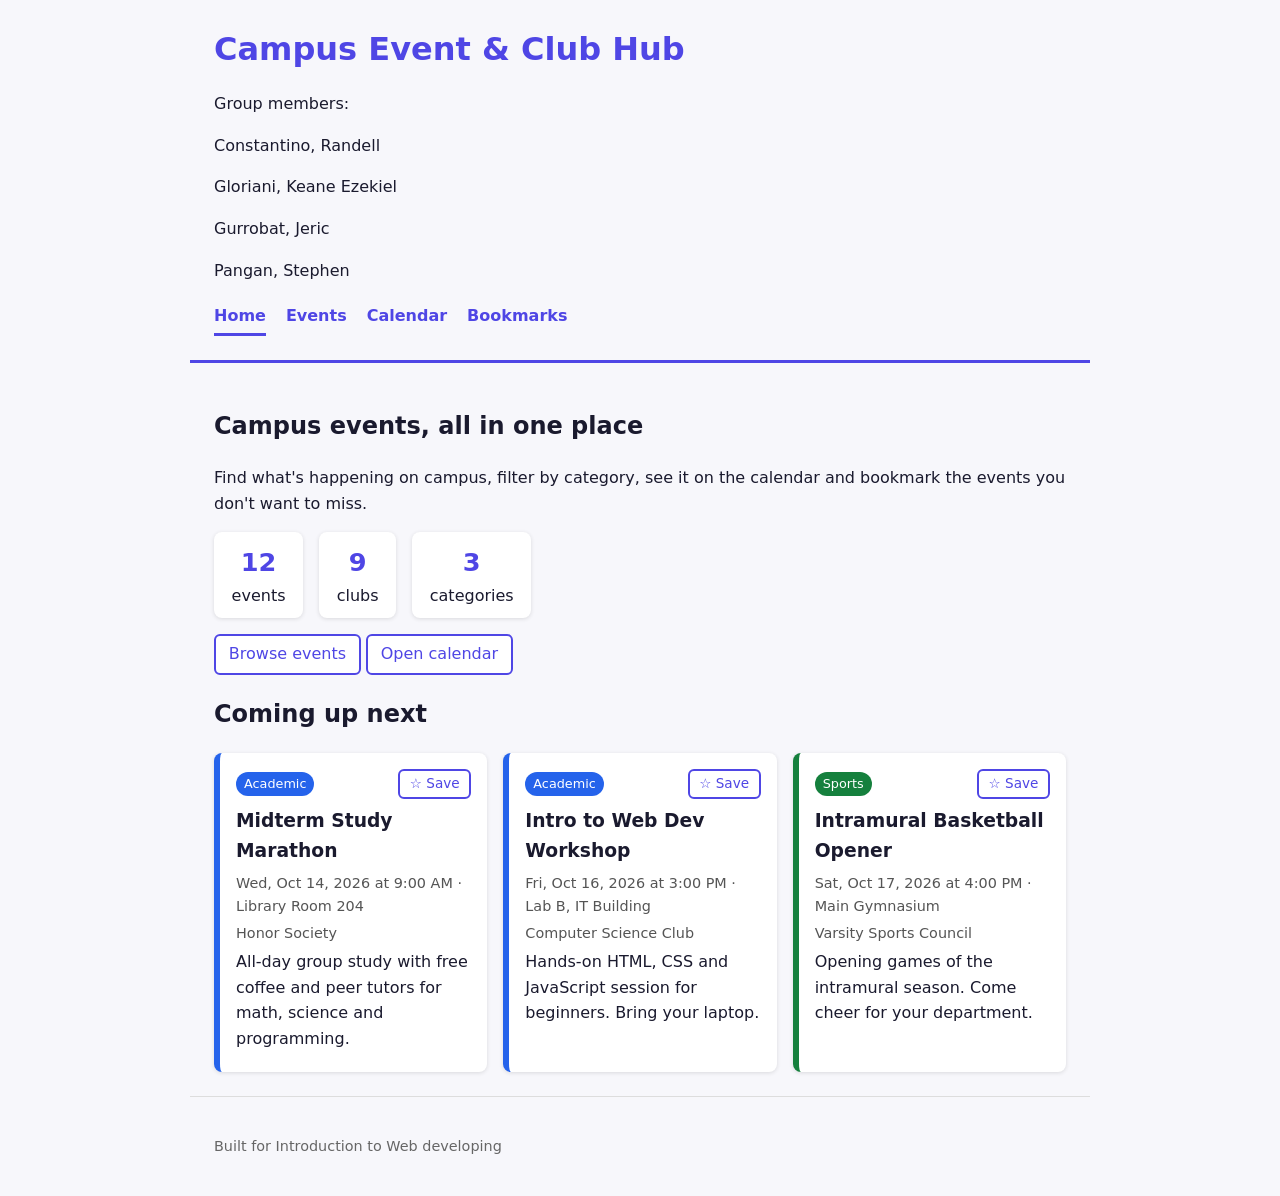
<file: index.html>
<!DOCTYPE html>
<html lang="en">
<head>
  <meta charset="UTF-8" />
  <meta name="viewport" content="width=device-width, initial-scale=1.0" />
  <title>Home - Campus Event &amp; Club Hub</title>
  <link rel="stylesheet" href="style.css" />
</head>
<body data-page="home">
  <header>
    <h1>Campus Event &amp; Club Hub</h1>
    <p>Group members:</p>
    <p>Constantino, Randell</p>
    <p>Gloriani, Keane Ezekiel</p>
    <p>Gurrobat, Jeric</p>
    <p>Pangan, Stephen</p>
    <nav>
      <a href="index.html" aria-current="page">Home</a>
      <a href="events.html">Events</a>
      <a href="calendar.html">Calendar</a>
      <a href="bookmarks.html">Bookmarks</a>
    </nav>
  </header>

  <main>
    <section>
      <h2>Campus events, all in one place</h2>
      <p>Find what's happening on campus, filter by category, see it on the calendar and bookmark the events you don't want to miss.</p>
      <div id="stats" class="stats"></div>
      <p><a class="button" href="events.html">Browse events</a> <a class="button" href="calendar.html">Open calendar</a></p>
    </section>
    <section>
      <h2>Coming up next</h2>
      <div id="upcoming" class="cards"></div>
    </section>
  </main>

  <footer>
    <p>Built for Introduction to Web developing</p>
  </footer>

  <script src="script.js"></script>
</body>
</html>
</file>
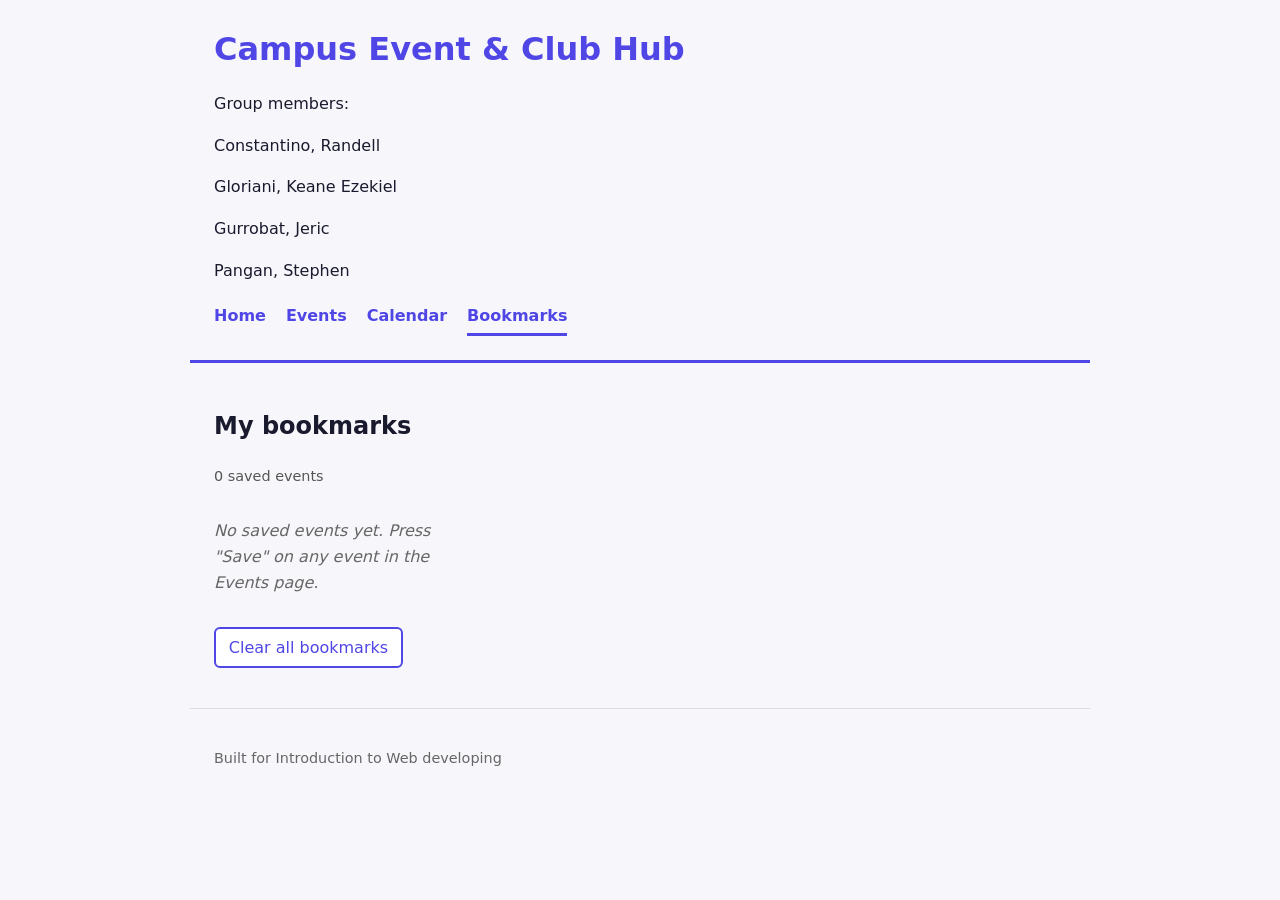
<file: bookmarks.html>
<!DOCTYPE html>
<html lang="en">
<head>
  <meta charset="UTF-8" />
  <meta name="viewport" content="width=device-width, initial-scale=1.0" />
  <title>Bookmarks - Campus Event &amp; Club Hub</title>
  <link rel="stylesheet" href="style.css" />
</head>
<body data-page="bookmarks">
  <header>
    <h1>Campus Event &amp; Club Hub</h1>
    <p>Group members:</p>
    <p>Constantino, Randell</p>
    <p>Gloriani, Keane Ezekiel</p>
    <p>Gurrobat, Jeric</p>
    <p>Pangan, Stephen</p>
    <nav>
      <a href="index.html">Home</a>
      <a href="events.html">Events</a>
      <a href="calendar.html">Calendar</a>
      <a href="bookmarks.html" aria-current="page">Bookmarks</a>
    </nav>
  </header>

  <main>
    <section>
      <h2>My bookmarks</h2>
      <p class="meta" id="bm-count" aria-live="polite"></p>
      <div id="bookmarks" class="cards"></div>
      <p><button id="clear-bm" hidden>Clear all bookmarks</button></p>
    </section>
  </main>

  <footer>
    <p>Built for Introduction to Web developing</p>
  </footer>

  <script src="script.js"></script>
</body>
</html>
</file>
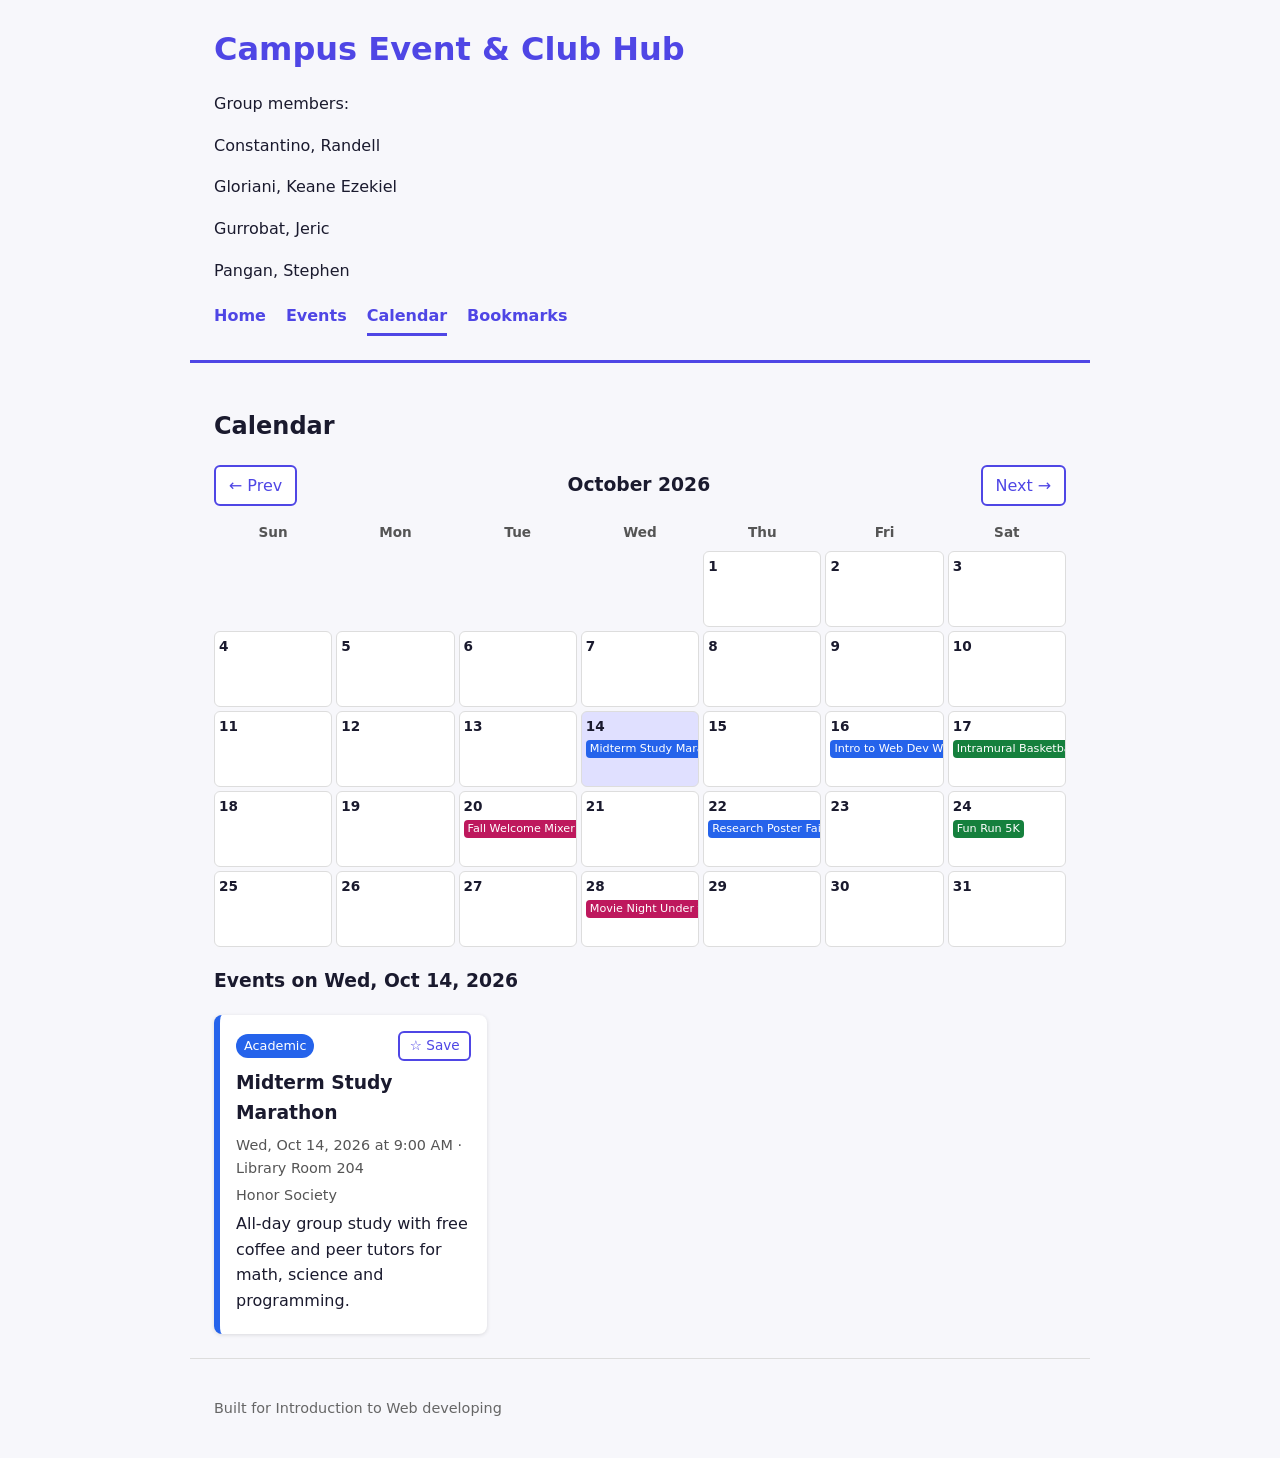
<file: calendar.html>
<!DOCTYPE html>
<html lang="en">
<head>
  <meta charset="UTF-8" />
  <meta name="viewport" content="width=device-width, initial-scale=1.0" />
  <title>Calendar - Campus Event &amp; Club Hub</title>
  <link rel="stylesheet" href="style.css" />
</head>
<body data-page="calendar">
  <header>
    <h1>Campus Event &amp; Club Hub</h1>
    <p>Group members:</p>
    <p>Constantino, Randell</p>
    <p>Gloriani, Keane Ezekiel</p>
    <p>Gurrobat, Jeric</p>
    <p>Pangan, Stephen</p>
    <nav>
      <a href="index.html">Home</a>
      <a href="events.html">Events</a>
      <a href="calendar.html" aria-current="page">Calendar</a>
      <a href="bookmarks.html">Bookmarks</a>
    </nav>
  </header>

  <main>
    <section>
      <h2>Calendar</h2>
      <div class="cal-nav">
        <button id="prev" aria-label="Previous month">&larr; Prev</button>
        <h3 id="month-label" aria-live="polite"></h3>
        <button id="next" aria-label="Next month">Next &rarr;</button>
      </div>
      <div id="calendar" class="calendar"></div>
      <h3 id="day-title">Select a day</h3>
      <div id="day-events" class="cards"></div>
    </section>
  </main>

  <footer>
    <p>Built for Introduction to Web developing</p>
  </footer>

  <script src="script.js"></script>
</body>
</html>
</file>
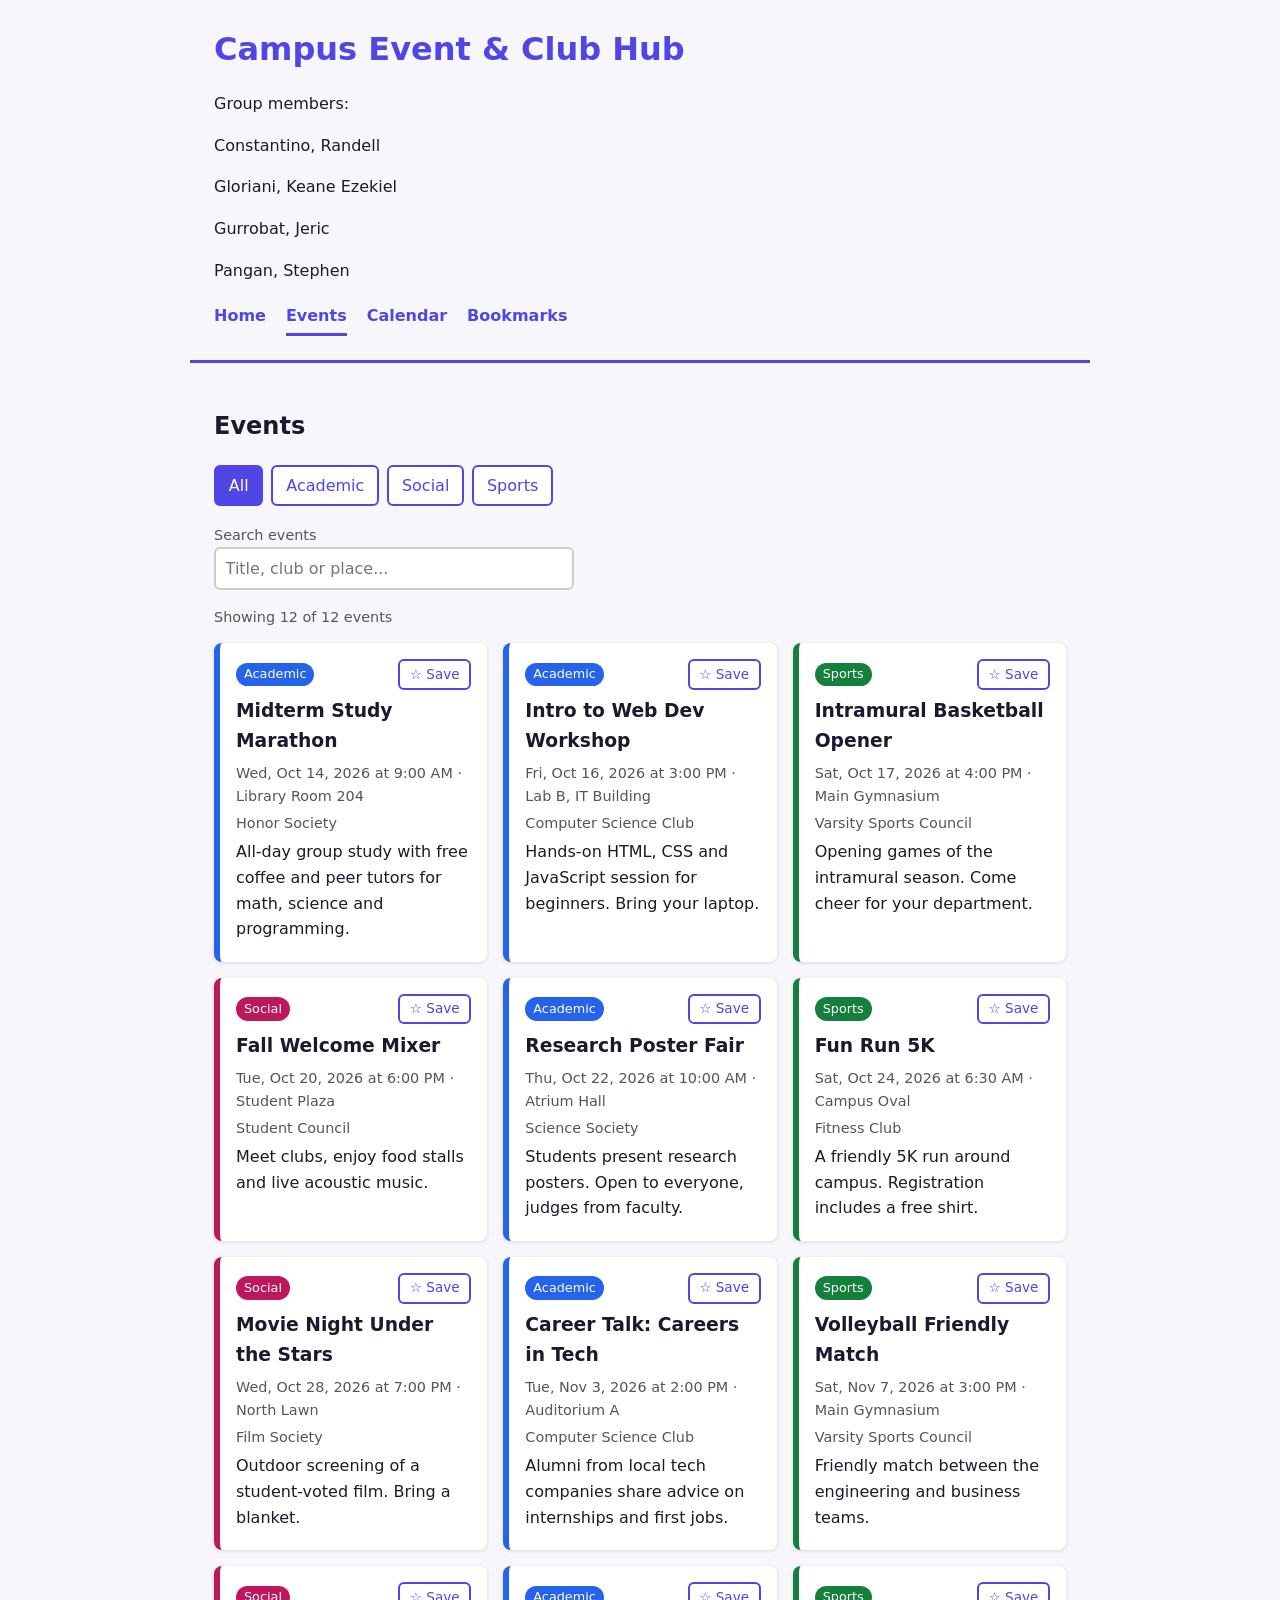
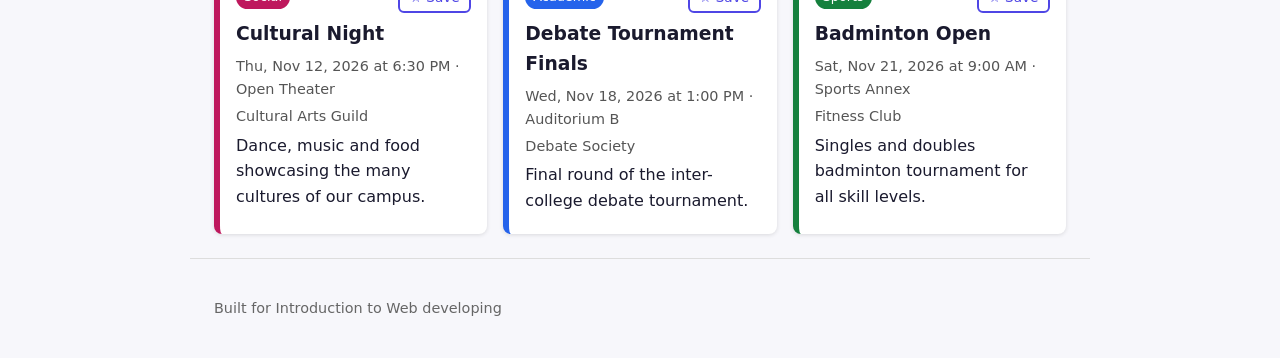
<file: events.html>
<!DOCTYPE html>
<html lang="en">
<head>
  <meta charset="UTF-8" />
  <meta name="viewport" content="width=device-width, initial-scale=1.0" />
  <title>Events - Campus Event &amp; Club Hub</title>
  <link rel="stylesheet" href="style.css" />
</head>
<body data-page="events">
  <header>
    <h1>Campus Event &amp; Club Hub</h1>
    <p>Group members:</p>
    <p>Constantino, Randell</p>
    <p>Gloriani, Keane Ezekiel</p>
    <p>Gurrobat, Jeric</p>
    <p>Pangan, Stephen</p>
    <nav>
      <a href="index.html">Home</a>
      <a href="events.html" aria-current="page">Events</a>
      <a href="calendar.html">Calendar</a>
      <a href="bookmarks.html">Bookmarks</a>
    </nav>
  </header>

  <main>
    <section>
      <h2>Events</h2>
      <div class="filters" role="group" aria-label="Filter by category">
        <button class="filter-btn active" data-cat="All">All</button>
        <button class="filter-btn" data-cat="Academic">Academic</button>
        <button class="filter-btn" data-cat="Social">Social</button>
        <button class="filter-btn" data-cat="Sports">Sports</button>
      </div>
      <p><label for="search" class="meta">Search events</label><br />
      <input id="search" type="search" placeholder="Title, club or place..." /></p>
      <p id="count" class="meta" aria-live="polite"></p>
      <div id="events" class="cards"></div>
    </section>
  </main>

  <footer>
    <p>Built for Introduction to Web developing</p>
  </footer>

  <script src="script.js"></script>
</body>
</html>
</file>
<file: style.css>
:root {
  --ink: #1a1a2e; --accent: #4f46e5; --bg: #f7f7fb;
  --academic: #2563eb; --social: #be185d; --sports: #15803d;
}
* { box-sizing: border-box; }
body { margin: 0; font-family: system-ui, sans-serif; color: var(--ink); background: var(--bg); line-height: 1.6; }
header, main, footer { max-width: 900px; margin: 0 auto; padding: 1.5rem; }
header { border-bottom: 3px solid var(--accent); }
h1 { color: var(--accent); margin: 0 0 .25rem; }
footer { color: #666; font-size: .9rem; border-top: 1px solid #ddd; }
a { color: var(--accent); }
button:focus-visible, a:focus-visible { outline: 3px solid var(--accent); outline-offset: 2px; }

/* menu links */
nav { display: flex; flex-wrap: wrap; gap: .5rem 1.25rem; margin-top: .75rem; }
nav a { text-decoration: none; font-weight: 600; padding: .25rem 0; }
nav a[aria-current="page"] { border-bottom: 3px solid var(--accent); }

/* buttons */
button, .button { font: inherit; cursor: pointer; border: 2px solid var(--accent); background: #fff; color: var(--accent); border-radius: 6px; padding: .35rem .8rem; text-decoration: none; display: inline-block; }
button:hover, .button:hover { background: #eef; }
.filters { display: flex; flex-wrap: wrap; gap: .5rem; margin-bottom: 1rem; }
.filter-btn.active { background: var(--accent); color: #fff; }

/* one color for each category (the cards and tags use it) */
.cat-Academic { --c: var(--academic); }
.cat-Social { --c: var(--social); }
.cat-Sports { --c: var(--sports); }

/* event cards */
.cards { display: grid; gap: 1rem; grid-template-columns: repeat(auto-fill, minmax(260px, 1fr)); }
.card { background: #fff; border-radius: 8px; padding: 1rem; border-left: 6px solid var(--c); box-shadow: 0 1px 4px rgba(0,0,0,.12); }
.card h3 { margin: .4rem 0; }
.card p { margin: .25rem 0; }
.meta { color: #555; font-size: .9rem; }
.tag { background: var(--c); color: #fff; font-size: .8rem; padding: .1rem .5rem; border-radius: 99px; }

/* ---- additions ---- */
input[type="search"] { font: inherit; padding: .4rem .6rem; border: 2px solid #ccc; border-radius: 6px; width: 100%; max-width: 360px; }
input[type="search"]:focus-visible { outline: 3px solid var(--accent); border-color: var(--accent); }
.card .top { display: flex; justify-content: space-between; align-items: center; gap: .5rem; }
.bm-btn { padding: .15rem .6rem; font-size: .85rem; }
.bm-btn[aria-pressed="true"] { background: var(--accent); color: #fff; }
.empty { color: #666; font-style: italic; }
.stats { display: flex; flex-wrap: wrap; gap: 1rem; margin: 1rem 0; }
.stat { background: #fff; border-radius: 8px; padding: .6rem 1.1rem; box-shadow: 0 1px 4px rgba(0,0,0,.12); text-align: center; }
.stat strong { display: block; font-size: 1.6rem; color: var(--accent); }

/* calendar */
.cal-nav { display: flex; justify-content: space-between; align-items: center; gap: 1rem; margin-bottom: .75rem; }
.cal-nav h3 { margin: 0; }
.calendar { display: grid; grid-template-columns: repeat(7, 1fr); gap: 4px; }
.dow { text-align: center; font-weight: 700; font-size: .85rem; color: #555; padding: .25rem 0; }
.day { min-height: 76px; background: #fff; border: 1px solid #ddd; border-radius: 6px; padding: .25rem; text-align: left; color: var(--ink); display: flex; flex-direction: column; gap: 2px; overflow: hidden; }
.day.blank { background: transparent; border: none; }
.day:hover:not(.blank) { background: #eef; }
.day.today { border: 2px solid var(--accent); }
.day.selected { background: #e0e0ff; }
.day .n { font-weight: 700; font-size: .85rem; }
.day .dot { font-size: .7rem; color: #fff; background: var(--c); border-radius: 4px; padding: 0 .25rem; white-space: nowrap; overflow: hidden; text-overflow: ellipsis; }
@media (max-width: 600px) { .day { min-height: 54px; } .day .dot { font-size: 0; height: 8px; width: 8px; padding: 0; border-radius: 50%; display: inline-block; } }
</file>
